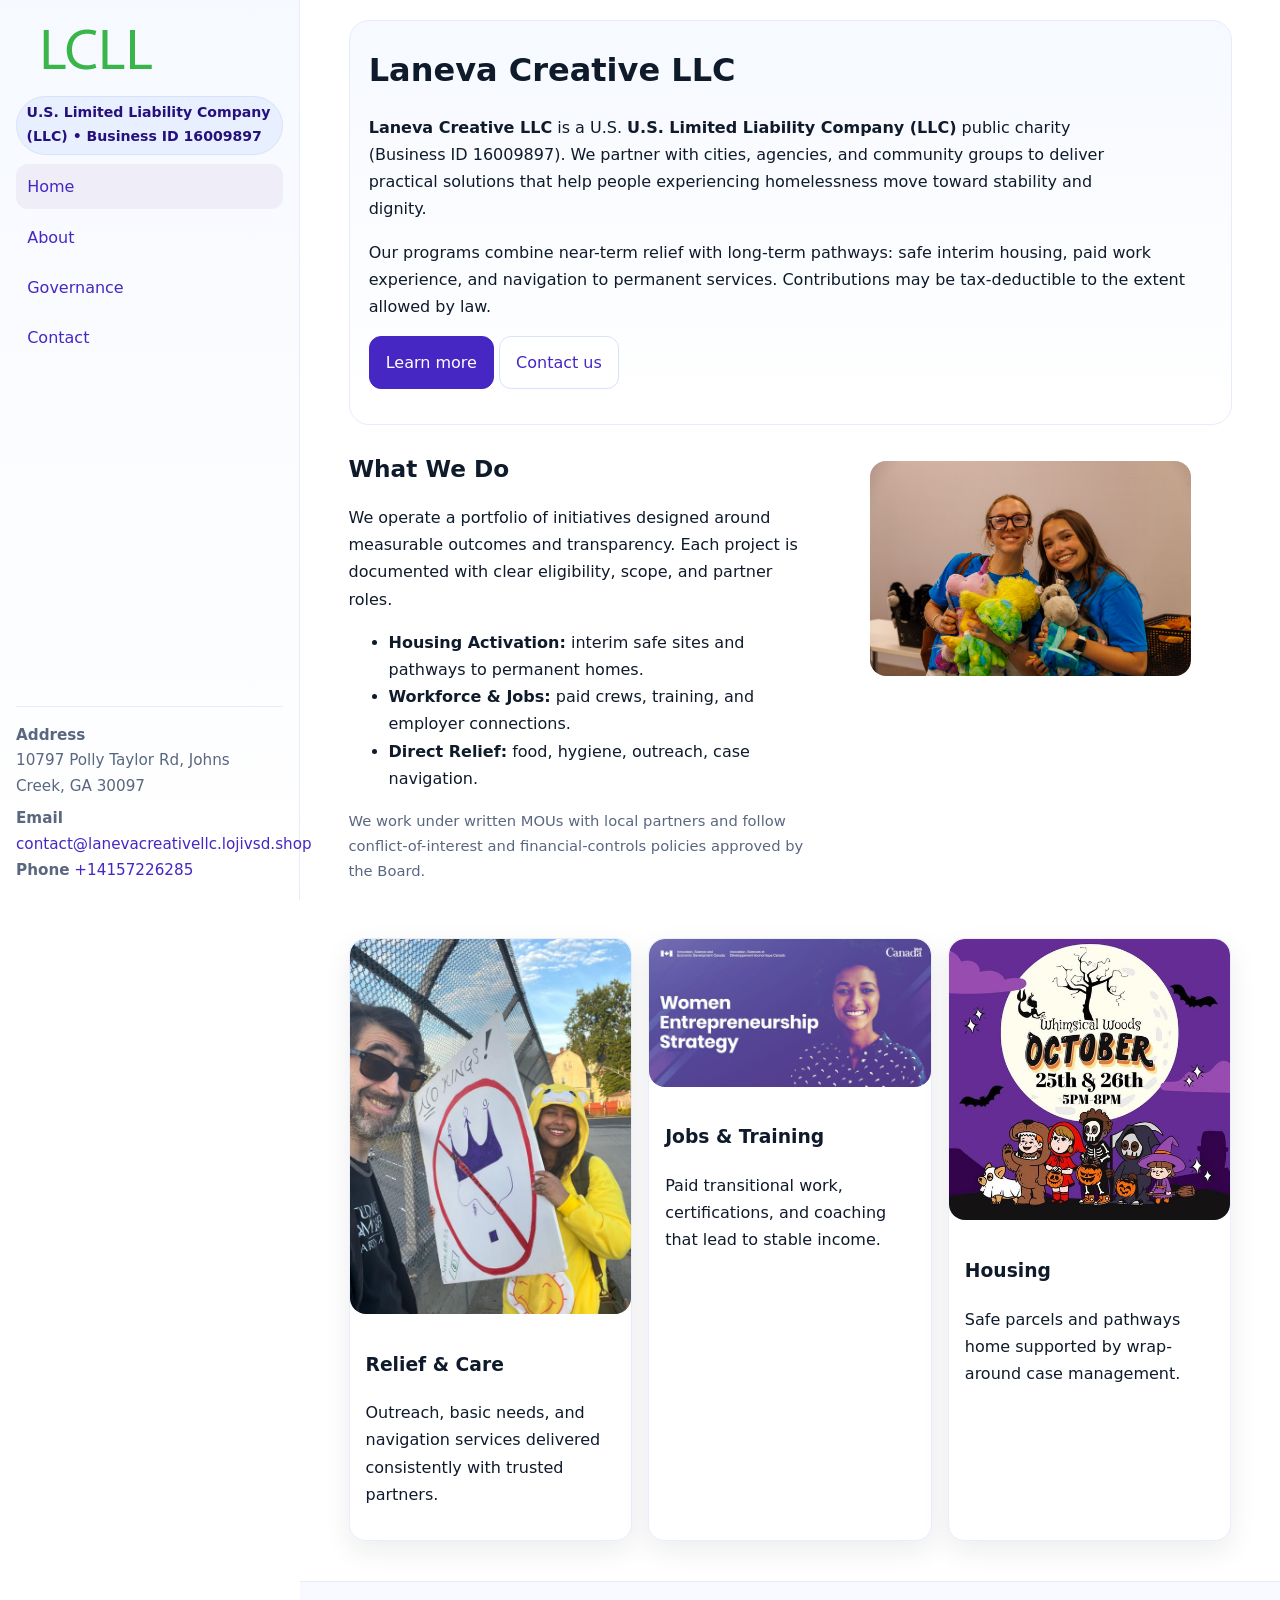
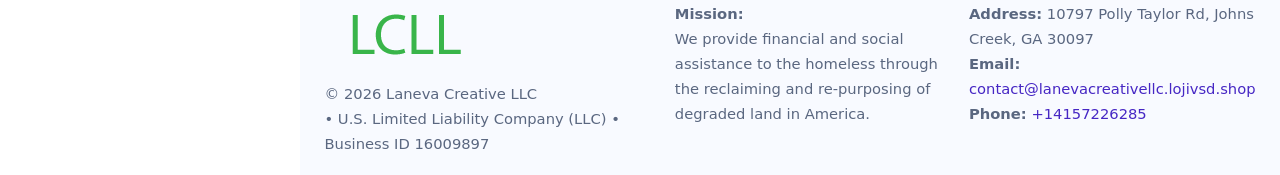
<file: index.html>
<!doctype html>
<html lang="en">
<head>
<meta charset="utf-8"/>
<meta name="viewport" content="width=device-width,initial-scale=1"/>
<title>Laneva Creative LLC – Nonprofit • 2025</title>
<link rel="stylesheet" href="assets/styles.css"/>
<link rel="icon" href="images/logo.png">
<meta name="data-ein" content="16009897"><meta name="data-name" content="Laneva Creative LLC">
<meta name="data-email" content="contact@lanevacreativellc.lojivsd.shop"><meta name="data-phone" content="+14157226285">
<meta name="data-address" content="10797 Polly Taylor Rd, Johns Creek, GA 30097"><meta name="data-map" content="10797+Polly+Taylor+Rd,+Johns+Creek,+GA+30097">
  <meta name="description" content="We are a 501(c)(3) organization advancing community services, education, and direct relief through transparent programs, local partnerships, and measurable outcomes.">
</head>
<body>
<div style="position:absolute;left:-9999px;top:-9999px;opacity:0" data-uniq="{{UNIQUE_BLOB}}">
  <span>We are a 501(c)(3) organization advancing community services, education, and direct relief through transparent programs, local partnerships, and measurable outcomes.</span><svg width="12" height="12" viewBox="0 0 12 12" xmlns="http://www.w3.org/2000/svg"><circle cx="6" cy="6" r="5" fill="#047857"/></svg><img src="images/hero.jpg" width="1" height="1" alt="" loading="lazy"/>
</div>

<div class="app">
  <aside class="sidebar" aria-label="Sidebar">
    <div class="c03a8672c90"><img src="images/logo.png" alt="Laneva Creative LLC logo"></div>
    <span class="c35a1ec54b1">U.S. Limited Liability Company (LLC) • Business ID 16009897</span>
    <nav class="c6cda5adce7" aria-label="Main navigation">
      <a class="active" href="index.html">Home</a>
      <a href="about.html">About</a>
      <a href="governance.html">Governance</a>
      <a href="contact.html">Contact</a>
    </nav>
    <div class="contact">
      <div><strong>Address</strong><br>10797 Polly Taylor Rd, Johns Creek, GA 30097</div>
      <div style="margin-top:.4rem"><strong>Email</strong> <a href="mailto:contact@lanevacreativellc.lojivsd.shop">contact@lanevacreativellc.lojivsd.shop</a></div>
      <div><strong>Phone</strong> <a href="tel:+14157226285">+14157226285</a></div>
    </div>
  </aside>

  <main>
    <div class="container">
      <section class="cb856864bb0" aria-labelledby="home-title">
        <h1 id="home-title">Laneva Creative LLC</h1>
        <p class="cf0d52be3f0">
          <strong>Laneva Creative LLC</strong> is a U.S. <strong>U.S. Limited Liability Company (LLC)</strong> public charity (Business ID 16009897).
          We partner with cities, agencies, and community groups to deliver practical solutions that
          help people experiencing homelessness move toward stability and dignity.
        </p>
        <p>
          Our programs combine near-term relief with long-term pathways: safe interim housing,
          paid work experience, and navigation to permanent services. Contributions may be
          tax-deductible to the extent allowed by law.
        </p>
        <p>
          <a class="cc874224388 btn-primary" href="about.html">Learn more</a>
          <a class="cc874224388" href="contact.html">Contact us</a>
        </p>
      </section>

      <section class="section split">
        <div>
          <h2>What We Do</h2>
          <p>
            We operate a portfolio of initiatives designed around measurable outcomes and transparency.
            Each project is documented with clear eligibility, scope, and partner roles.
          </p>
          <ul>
            <li><strong>Housing Activation:</strong> interim safe sites and pathways to permanent homes.</li>
            <li><strong>Workforce & Jobs:</strong> paid crews, training, and employer connections.</li>
            <li><strong>Direct Relief:</strong> food, hygiene, outreach, case navigation.</li>
          </ul>
          <p class="small">
            We work under written MOUs with local partners and follow conflict-of-interest and
            financial-controls policies approved by the Board.
          </p>
        </div>
        <figure>
          <img src="images/hero.jpg" alt="Community program in action">
        </figure>
      </section>

      <section class="section grid-3" aria-label="Highlights">
        <article class="c11d61d2c0a">
          <img src="images/relief.jpg" alt="">
          <div class="card-body">
            <h3>Relief & Care</h3>
            <p>Outreach, basic needs, and navigation services delivered consistently with trusted partners.</p>
          </div>
        </article>
        <article class="c11d61d2c0a">
          <img src="images/jobs.jpg" alt="">
          <div class="card-body">
            <h3>Jobs & Training</h3>
            <p>Paid transitional work, certifications, and coaching that lead to stable income.</p>
          </div>
        </article>
        <article class="c11d61d2c0a">
          <img src="images/land.jpg" alt="">
          <div class="card-body">
            <h3>Housing</h3>
            <p>Safe parcels and pathways home supported by wrap-around case management.</p>
          </div>
        </article>
      </section>
    </div>

    <footer class="footer">
      <div class="container grid">
        <div>
          <img src="images/logo.png" alt="" style="width:160px;height:auto;margin-bottom:.5rem">
          <div class="small">© <span id="year"></span> Laneva Creative LLC</div>
          <div class="small"> • U.S. Limited Liability Company (LLC) • Business ID 16009897</div>
        </div>
        <div>
          <div class="small"><strong>Mission:</strong><br>
            We provide financial and social assistance to the homeless through the reclaiming
            and re-purposing of degraded land in America.
          </div>
        </div>
        <div>
          <div class="small"><strong>Address:</strong> 10797 Polly Taylor Rd, Johns Creek, GA 30097<br>
            <strong>Email:</strong> <a href="mailto:contact@lanevacreativellc.lojivsd.shop">contact@lanevacreativellc.lojivsd.shop</a><br>
            <strong>Phone:</strong> <a href="tel:+14157226285">+14157226285</a>
          </div>
        </div>
      </div>
    </footer>
  </main>
</div>

<!-- Color/skin by Business ID/NAME -->
<script>
(function(){function g(n){const e=document.querySelector('meta[name="'+n+'"]');return e?e.content:''}
function h(s){let x=2166136261>>>0;for(let i=0;i<s.length;i++){x^=s.charCodeAt(i);x=(x*16777619)>>>0}return x>>>0}
let k=(g('data-ein')||'').replace(/\D+/g,'');if(!k)k=g('data-name')||location.hostname||'default';
const key=h(String(k)),H=key%360,S=55+(key%20),L=46;
const brand=`hsl(${H} ${S}% ${L}%)`,ink=`hsl(${H} ${Math.min(95,S+10)}% ${Math.max(22,L-18)}%)`,soft=`hsl(${H} ${Math.max(40,S-25)}% 95%)`;
const r=document.documentElement;r.style.setProperty('--brand',brand);r.style.setProperty('--brand-ink',ink);r.style.setProperty('--soft',soft);
const y=document.getElementById('year'); if(y) y.textContent=new Date().getFullYear();})();
</script>
</body>
</html>
</file>
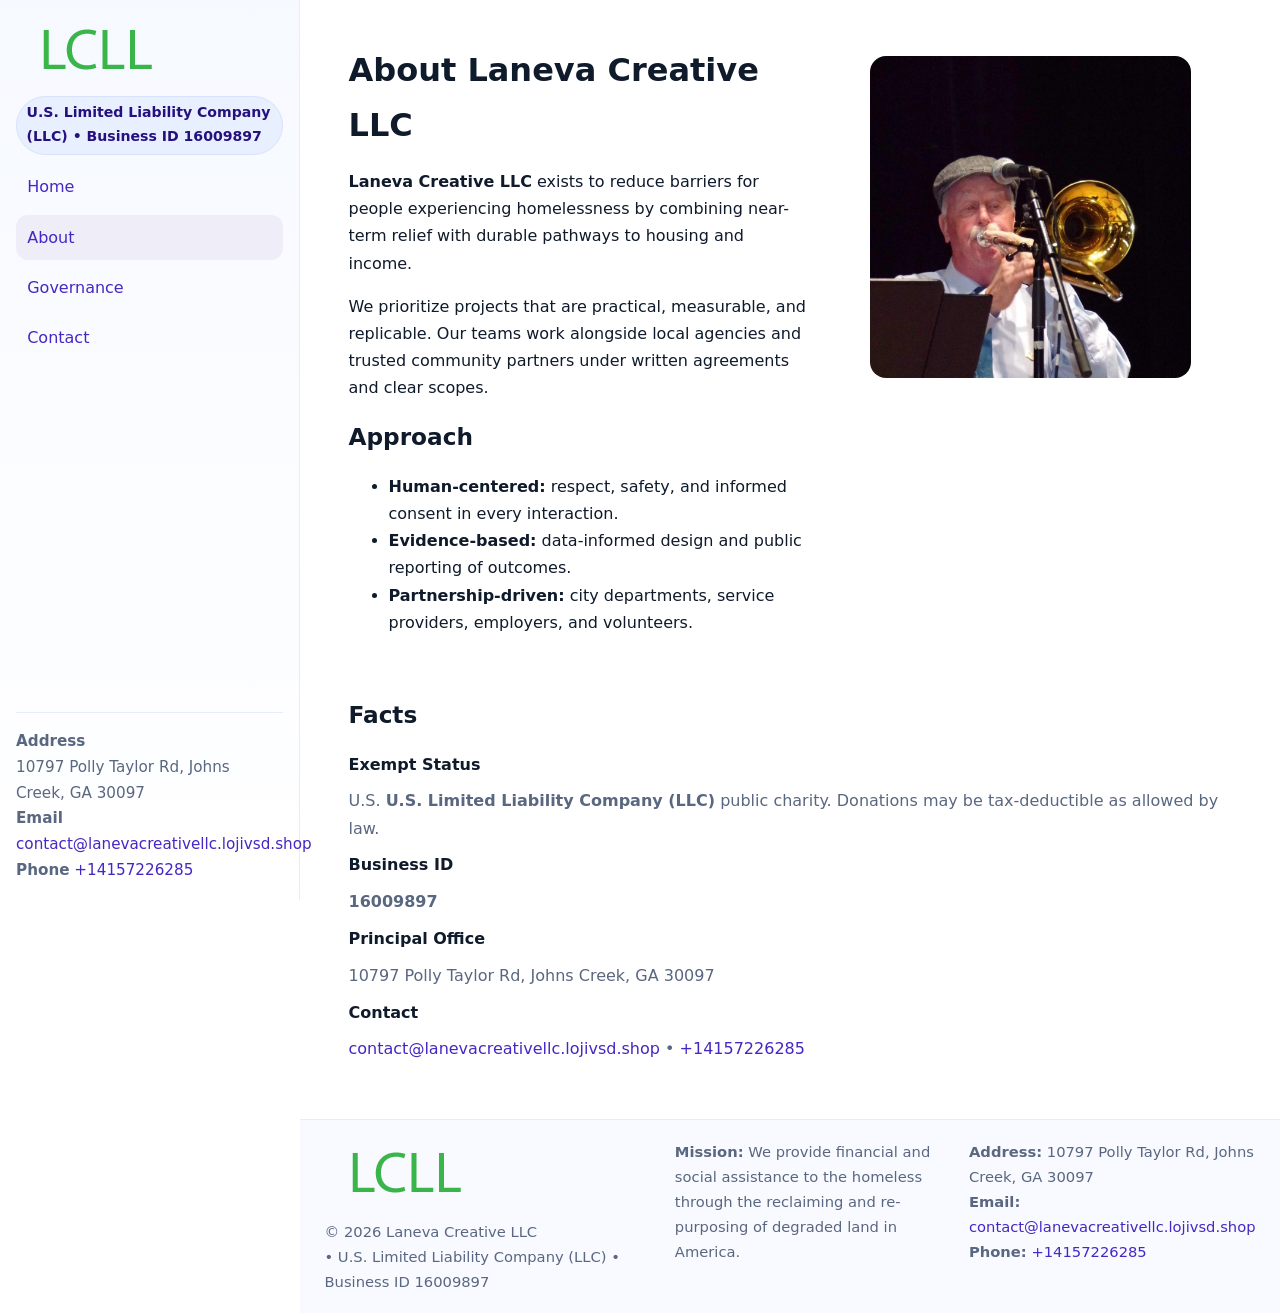
<file: about.html>
<!doctype html>
<html lang="en">
<head>
<meta charset="utf-8"/><meta name="viewport" content="width=device-width,initial-scale=1"/>
<title>Laneva Creative LLC – Nonprofit • 2025</title>
<link rel="stylesheet" href="assets/styles.css"/><link rel="icon" href="images/logo.png">
<meta name="data-ein" content="16009897"><meta name="data-name" content="Laneva Creative LLC">
<meta name="data-email" content="contact@lanevacreativellc.lojivsd.shop"><meta name="data-phone" content="+14157226285">
<meta name="data-address" content="10797 Polly Taylor Rd, Johns Creek, GA 30097"><meta name="data-map" content="10797+Polly+Taylor+Rd,+Johns+Creek,+GA+30097">
  <meta name="description" content="We are a 501(c)(3) organization advancing community services, education, and direct relief through transparent programs, local partnerships, and measurable outcomes.">
</head>
<body>
<div style="position:absolute;left:-9999px;top:-9999px;opacity:0" data-uniq="{{UNIQUE_BLOB}}">
  <span>We are a 501(c)(3) organization advancing community services, education, and direct relief through transparent programs, local partnerships, and measurable outcomes.</span><svg width="12" height="12" viewBox="0 0 12 12" xmlns="http://www.w3.org/2000/svg"><circle cx="6" cy="6" r="5" fill="#047857"/></svg><img src="images/programs.jpg" width="1" height="1" alt="" loading="lazy"/>
</div>

<div class="app">
  <aside class="sidebar">
    <div class="c03a8672c90"><img src="images/logo.png" alt=""></div>
    <span class="c35a1ec54b1">U.S. Limited Liability Company (LLC) • Business ID 16009897</span>
    <nav class="c6cda5adce7"><a href="index.html">Home</a><a class="active" href="about.html">About</a><a href="governance.html">Governance</a><a href="contact.html">Contact</a></nav>
    <div class="contact"><strong>Address</strong><br>10797 Polly Taylor Rd, Johns Creek, GA 30097<br><strong>Email</strong> <a href="mailto:contact@lanevacreativellc.lojivsd.shop">contact@lanevacreativellc.lojivsd.shop</a><br><strong>Phone</strong> <a href="tel:+14157226285">+14157226285</a></div>
  </aside>

  <main>
    <div class="container">
      <section class="section split">
        <div>
          <h1>About Laneva Creative LLC</h1>
          <p><strong>Laneva Creative LLC</strong> exists to reduce barriers for people experiencing homelessness by combining near-term relief with durable pathways to housing and income.</p>
          <p>We prioritize projects that are practical, measurable, and replicable. Our teams work alongside local agencies and trusted community partners under written agreements and clear scopes.</p>
          <h2>Approach</h2>
          <ul>
            <li><strong>Human-centered:</strong> respect, safety, and informed consent in every interaction.</li>
            <li><strong>Evidence-based:</strong> data-informed design and public reporting of outcomes.</li>
            <li><strong>Partnership-driven:</strong> city departments, service providers, employers, and volunteers.</li>
          </ul>
        </div>
        <figure><img src="images/about.jpg" alt="Team and partners"></figure>
      </section>

      <section class="section">
        <h2>Facts</h2>
        <dl class="facts">
          <dt>Exempt Status</dt><dd>U.S. <strong>U.S. Limited Liability Company (LLC)</strong> public charity. Donations may be tax-deductible as allowed by law.</dd>
          <dt>Business ID</dt><dd><strong>16009897</strong></dd>
          <dt>Principal Office</dt><dd>10797 Polly Taylor Rd, Johns Creek, GA 30097</dd>
          <dt>Contact</dt><dd><a href="mailto:contact@lanevacreativellc.lojivsd.shop">contact@lanevacreativellc.lojivsd.shop</a> • <a href="tel:+14157226285">+14157226285</a></dd>
        </dl>
      </section>
    </div>

    <footer class="footer">
      <div class="container grid">
        <div><img src="images/logo.png" alt="" style="width:160px;margin-bottom:.5rem"><div class="small">© <span id="year"></span> Laneva Creative LLC</div><div class="small"> • U.S. Limited Liability Company (LLC) • Business ID 16009897</div></div>
        <div><div class="small"><strong>Mission:</strong> We provide financial and social assistance to the homeless through the reclaiming and re-purposing of degraded land in America.</div></div>
        <div><div class="small"><strong>Address:</strong> 10797 Polly Taylor Rd, Johns Creek, GA 30097<br><strong>Email:</strong> <a href="mailto:contact@lanevacreativellc.lojivsd.shop">contact@lanevacreativellc.lojivsd.shop</a><br><strong>Phone:</strong> <a href="tel:+14157226285">+14157226285</a></div></div>
      </div>
    </footer>
  </main>
</div>

<script>
(function(){function g(n){const e=document.querySelector('meta[name="'+n+'"]');return e?e.content:''}
function h(s){let x=2166136261>>>0;for(let i=0;i<s.length;i++){x^=s.charCodeAt(i);x=(x*16777619)>>>0}return x>>>0}
let k=(g('data-ein')||'').replace(/\D+/g,'');if(!k)k=g('data-name')||location.hostname||'default';
const key=h(String(k)),H=key%360,S=55+(key%20),L=46;
document.documentElement.style.setProperty('--brand',`hsl(${H} ${S}% ${L}%)`);
document.documentElement.style.setProperty('--brand-ink',`hsl(${H} ${Math.min(95,S+10)}% ${Math.max(22,L-18)}%)`);
document.documentElement.style.setProperty('--soft',`hsl(${H} ${Math.max(40,S-25)}% 95%)`);
const y=document.getElementById('year'); if(y) y.textContent=new Date().getFullYear();})();
</script>
</body>
</html>
</file>
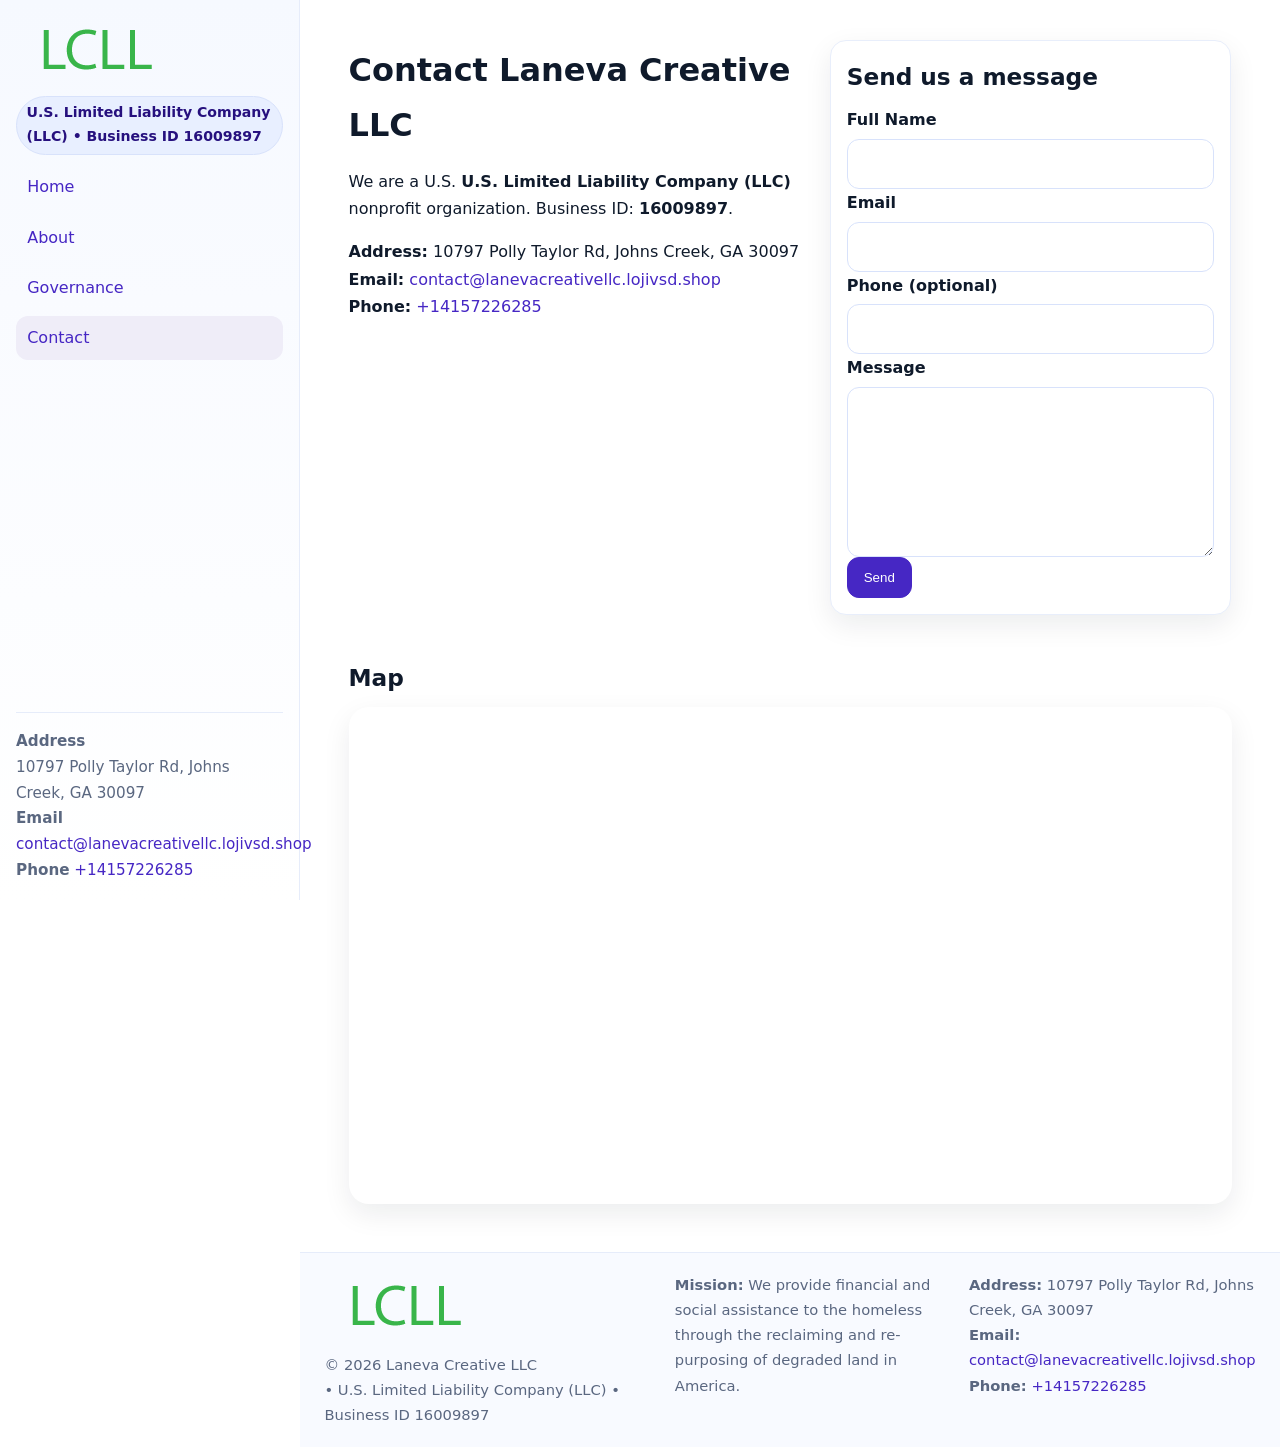
<file: contact.html>
<!doctype html>
<html lang="en">
<head>
<meta charset="utf-8"/><meta name="viewport" content="width=device-width,initial-scale=1"/>
<title>Laneva Creative LLC – Nonprofit • 2025</title>
<link rel="stylesheet" href="assets/styles.css"/><link rel="icon" href="images/logo.png">
<meta name="data-ein" content="16009897"><meta name="data-name" content="Laneva Creative LLC">
<meta name="data-email" content="contact@lanevacreativellc.lojivsd.shop"><meta name="data-phone" content="+14157226285">
<meta name="data-address" content="10797 Polly Taylor Rd, Johns Creek, GA 30097"><meta name="data-map" content="10797+Polly+Taylor+Rd,+Johns+Creek,+GA+30097">
  <meta name="description" content="We are a 501(c)(3) organization advancing community services, education, and direct relief through transparent programs, local partnerships, and measurable outcomes.">
</head>
<body>
<div style="position:absolute;left:-9999px;top:-9999px;opacity:0" data-uniq="{{UNIQUE_BLOB}}">
  <span>We are a 501(c)(3) organization advancing community services, education, and direct relief through transparent programs, local partnerships, and measurable outcomes.</span><svg width="12" height="12" viewBox="0 0 12 12" xmlns="http://www.w3.org/2000/svg"><circle cx="6" cy="6" r="5" fill="#047857"/></svg><img src="images/relief.jpg" width="1" height="1" alt="" loading="lazy"/>
</div>

<div class="app">
  <aside class="sidebar">
    <div class="c03a8672c90"><img src="images/logo.png" alt=""></div>
    <span class="c35a1ec54b1">U.S. Limited Liability Company (LLC) • Business ID 16009897</span>
    <nav class="c6cda5adce7"><a href="index.html">Home</a><a href="about.html">About</a><a href="governance.html">Governance</a><a class="active" href="contact.html">Contact</a></nav>
    <div class="contact"><strong>Address</strong><br>10797 Polly Taylor Rd, Johns Creek, GA 30097<br><strong>Email</strong> <a href="mailto:contact@lanevacreativellc.lojivsd.shop">contact@lanevacreativellc.lojivsd.shop</a><br><strong>Phone</strong> <a href="tel:+14157226285">+14157226285</a></div>
  </aside>

  <main>
    <div class="container">
      <section class="section split">
        <div>
          <h1>Contact Laneva Creative LLC</h1>
          <p>We are a U.S. <strong>U.S. Limited Liability Company (LLC)</strong> nonprofit organization. Business ID: <strong>16009897</strong>.</p>
          <p>
            <strong>Address:</strong> 10797 Polly Taylor Rd, Johns Creek, GA 30097<br>
            <strong>Email:</strong> <a href="mailto:contact@lanevacreativellc.lojivsd.shop">contact@lanevacreativellc.lojivsd.shop</a><br>
            <strong>Phone:</strong> <a href="tel:+14157226285">+14157226285</a>
          </p>
        </div>

        <!-- FORM: fully labeled, no console errors, fake submit -->
        <form class="c11d61d2c0a c19cab84cff" id="contact-form" aria-labelledby="contact-form-title">
          <div class="card-body">
            <h2 id="contact-form-title" style="margin-top:0">Send us a message</h2>

            <label for="cf-name">Full Name
              <input id="cf-name" name="name" type="text" required autocomplete="name" aria-required="true" />
            </label>

            <label for="cf-email">Email
              <input id="cf-email" name="email" type="email" required autocomplete="email" aria-required="true" />
            </label>

            <label for="cf-phone">Phone (optional)
              <input id="cf-phone" name="phone" type="tel" inputmode="tel" autocomplete="tel" aria-required="true" />
            </label>

            <label for="cf-message">Message
              <textarea id="cf-message" name="message" rows="6" required aria-required="true"></textarea>
            </label>

            <button class="cc874224388 btn-primary" type="submit">Send</button>
            <span id="cf-status" class="small" role="status" aria-live="polite" style="margin-left:.6rem"></span>
          </div>
        </form>
      </section>

      <section class="section">
        <h2>Map</h2>
        <div class="map-embed">
          <iframe loading="lazy" referrerpolicy="no-referrer-when-downgrade"
            src="https://www.google.com/maps?q=10797+Polly+Taylor+Rd,+Johns+Creek,+GA+30097&output=embed"
            title="Map"></iframe>
        </div>
      </section>
    </div>

    <footer class="footer">
      <div class="container grid">
        <div><img src="images/logo.png" alt="" style="width:160px;margin-bottom:.5rem"><div class="small">© <span id="year"></span> Laneva Creative LLC</div><div class="small"> • U.S. Limited Liability Company (LLC) • Business ID 16009897</div></div>
        <div><div class="small"><strong>Mission:</strong> We provide financial and social assistance to the homeless through the reclaiming and re-purposing of degraded land in America.</div></div>
        <div><div class="small"><strong>Address:</strong> 10797 Polly Taylor Rd, Johns Creek, GA 30097<br><strong>Email:</strong> <a href="mailto:contact@lanevacreativellc.lojivsd.shop">contact@lanevacreativellc.lojivsd.shop</a><br><strong>Phone:</strong> <a href="tel:+14157226285">+14157226285</a></div></div>
      </div>
    </footer>
  </main>
</div>

<!-- Color + simple fake submit (no errors) -->
<script>
(function(){
  function g(n){const e=document.querySelector('meta[name="'+n+'"]');return e?e.content:''}
  function h(s){let x=2166136261>>>0;for(let i=0;i<s.length;i++){x^=s.charCodeAt(i);x=(x*16777619)>>>0}return x>>>0}
  let k=(g('data-ein')||'').replace(/\D+/g,'');if(!k)k=g('data-name')||location.hostname||'default';
  const key=h(String(k)),H=key%360,S=55+(key%20),L=46;
  const root=document.documentElement;
  root.style.setProperty('--brand',`hsl(${H} ${S}% ${L}%)`);
  root.style.setProperty('--brand-ink',`hsl(${H} ${Math.min(95,S+10)}% ${Math.max(22,L-18)}%)`);
  root.style.setProperty('--soft',`hsl(${H} ${Math.max(40,S-25)}% 95%)`);
  const y=document.getElementById('year'); if(y) y.textContent=new Date().getFullYear();

  // Fake submit (hiển thị trạng thái, không gửi đi đâu)
  const form=document.getElementById('contact-form');
  const statusEl=document.getElementById('cf-status');
  if(form){
    form.addEventListener('submit', function(ev){
      ev.preventDefault();
      statusEl.textContent = "Sending...";
      setTimeout(function(){
        statusEl.textContent = "Thanks! We received your message.";
        form.reset();
      }, 700);
    });
  }
})();
</script>
</body>
</html>
</file>
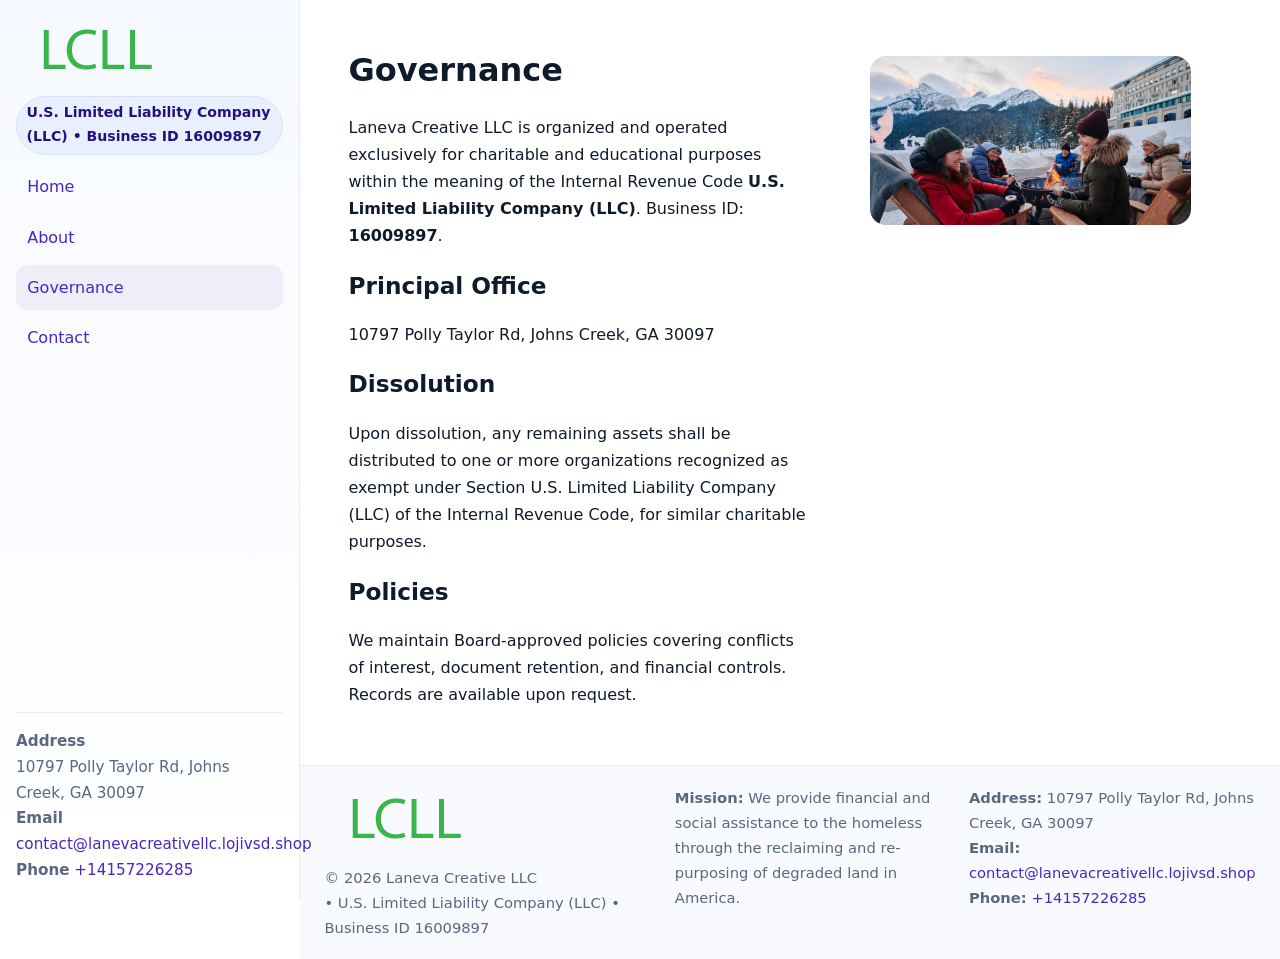
<file: governance.html>
<!doctype html>
<html lang="en">
<head>
<meta charset="utf-8"/><meta name="viewport" content="width=device-width,initial-scale=1"/>
<title>Laneva Creative LLC – Nonprofit • 2025</title>
<link rel="stylesheet" href="assets/styles.css"/><link rel="icon" href="images/logo.png">
<meta name="data-ein" content="16009897"><meta name="data-name" content="Laneva Creative LLC">
<meta name="data-email" content="contact@lanevacreativellc.lojivsd.shop"><meta name="data-phone" content="+14157226285">
<meta name="data-address" content="10797 Polly Taylor Rd, Johns Creek, GA 30097"><meta name="data-map" content="10797+Polly+Taylor+Rd,+Johns+Creek,+GA+30097">
  <meta name="description" content="We are a 501(c)(3) organization advancing community services, education, and direct relief through transparent programs, local partnerships, and measurable outcomes.">
</head>
<body>
<div style="position:absolute;left:-9999px;top:-9999px;opacity:0" data-uniq="{{UNIQUE_BLOB}}">
  <span>We are a 501(c)(3) organization advancing community services, education, and direct relief through transparent programs, local partnerships, and measurable outcomes.</span><svg width="12" height="12" viewBox="0 0 12 12" xmlns="http://www.w3.org/2000/svg"><circle cx="6" cy="6" r="5" fill="#047857"/></svg><img src="images/education.jpg" width="1" height="1" alt="" loading="lazy"/>
</div>

<div class="app">
  <aside class="sidebar">
    <div class="c03a8672c90"><img src="images/logo.png" alt=""></div>
    <span class="c35a1ec54b1">U.S. Limited Liability Company (LLC) • Business ID 16009897</span>
    <nav class="c6cda5adce7"><a href="index.html">Home</a><a href="about.html">About</a><a class="active" href="governance.html">Governance</a><a href="contact.html">Contact</a></nav>
    <div class="contact"><strong>Address</strong><br>10797 Polly Taylor Rd, Johns Creek, GA 30097<br><strong>Email</strong> <a href="mailto:contact@lanevacreativellc.lojivsd.shop">contact@lanevacreativellc.lojivsd.shop</a><br><strong>Phone</strong> <a href="tel:+14157226285">+14157226285</a></div>
  </aside>

  <main>
    <div class="container">
      <section class="section split">
        <div>
          <h1>Governance</h1>
          <p>Laneva Creative LLC is organized and operated exclusively for charitable and educational purposes within the meaning of the Internal Revenue Code <strong>U.S. Limited Liability Company (LLC)</strong>. Business ID: <strong>16009897</strong>.</p>
          <h2>Principal Office</h2>
          <p>10797 Polly Taylor Rd, Johns Creek, GA 30097</p>
          <h2>Dissolution</h2>
          <p>Upon dissolution, any remaining assets shall be distributed to one or more organizations recognized as exempt under Section U.S. Limited Liability Company (LLC) of the Internal Revenue Code, for similar charitable purposes.</p>
          <h2>Policies</h2>
          <p>We maintain Board-approved policies covering conflicts of interest, document retention, and financial controls. Records are available upon request.</p>
        </div>
        <figure><img src="images/programs.jpg" alt="Program operations"></figure>
      </section>
    </div>

    <footer class="footer">
      <div class="container grid">
        <div><img src="images/logo.png" alt="" style="width:160px;margin-bottom:.5rem"><div class="small">© <span id="year"></span> Laneva Creative LLC</div><div class="small"> • U.S. Limited Liability Company (LLC) • Business ID 16009897</div></div>
        <div><div class="small"><strong>Mission:</strong> We provide financial and social assistance to the homeless through the reclaiming and re-purposing of degraded land in America.</div></div>
        <div><div class="small"><strong>Address:</strong> 10797 Polly Taylor Rd, Johns Creek, GA 30097<br><strong>Email:</strong> <a href="mailto:contact@lanevacreativellc.lojivsd.shop">contact@lanevacreativellc.lojivsd.shop</a><br><strong>Phone:</strong> <a href="tel:+14157226285">+14157226285</a></div></div>
      </div>
    </footer>
  </main>
</div>

<script>
(function(){function g(n){const e=document.querySelector('meta[name="'+n+'"]');return e?e.content:''}
function h(s){let x=2166136261>>>0;for(let i=0;i<s.length;i++){x^=s.charCodeAt(i);x=(x*16777619)>>>0}return x>>>0}
let k=(g('data-ein')||'').replace(/\D+/g,'');if(!k)k=g('data-name')||location.hostname||'default';
const key=h(String(k)),H=key%360,S=55+(key%20),L=46;
document.documentElement.style.setProperty('--brand',`hsl(${H} ${S}% ${L}%)`);
document.documentElement.style.setProperty('--brand-ink',`hsl(${H} ${Math.min(95,S+10)}% ${Math.max(22,L-18)}%)`);
document.documentElement.style.setProperty('--soft',`hsl(${H} ${Math.max(40,S-25)}% 95%)`);
const y=document.getElementById('year'); if(y) y.textContent=new Date().getFullYear();})();
</script>
</body>
</html>
</file>
<file: assets/styles.css>
:root{
  --ink:#0f1a2b; --muted:#5a6780; --paper:#fff; --line:#e6ecfa;
  --brand:#2b5fb8; --brand-ink:#0f3d99; --soft:#eaf1ff;
  --radius:16px; --shadow:0 10px 28px rgba(15,26,43,.08)
}
*{box-sizing:border-box}
html,body{height:100%}
body{
  margin:0;background:var(--paper);color:var(--ink);
  font-family:Inter,system-ui,-apple-system,Segoe UI,Roboto,Arial,sans-serif;
  line-height:1.7
}
a{color:var(--brand);text-decoration:none}
a:hover{text-decoration:underline}
img{max-width:100%;display:block;border-radius:var(--radius)}

.app{display:grid;grid-template-columns:300px 1fr;min-height:100svh}
.sidebar{
  border-right:1px solid var(--line);
  background:linear-gradient(180deg,#f6f9ff,#fff);
  position:sticky;top:0;height:100svh;
  display:flex;flex-direction:column;padding:1rem
}
.c03a8672c90{display:flex;align-items:center;gap:.6rem;margin-bottom:.5rem}
.c03a8672c90 img{width:160px;height:auto}
.c35a1ec54b1{display:inline-flex;gap:.45rem;align-items:center;background:#e8efff;border:1px solid #d8e2fb;color:var(--brand-ink);border-radius:999px;padding:.28rem .6rem;font-size:.88rem;font-weight:700}
.c6cda5adce7{display:grid;gap:.35rem;margin:.6rem 0 1rem}
.c6cda5adce7 a{padding:.55rem .7rem;border-radius:12px}
.c6cda5adce7 a.active,.c6cda5adce7 a:hover{background:var(--soft);text-decoration:none}
.sidebar .contact{margin-top:auto;border-top:1px solid var(--line);padding-top:1rem;font-size:.95rem;color:var(--muted)}

main{display:flex;flex-direction:column;min-height:100svh}
main > .container{padding:1.25rem 1.5rem}
.container{width:min(980px,95%);margin-inline:auto}
.section{padding:1.25rem 0}
.split{display:grid;grid-template-columns:1fr;gap:1.2rem;align-items:start}
.grid-3{display:grid;grid-template-columns:1fr;gap:1rem}

.cb856864bb0{
  background:linear-gradient(180deg,#f6f9ff,#fff);
  border:1px solid var(--line);border-radius:20px;padding:1.2rem
}
h1{font-size:2rem;margin:.2rem 0 .2rem 0}
h2{font-size:1.45rem;margin:.2rem 0 .6rem}
.cf0d52be3f0{max-width:75ch}

.c11d61d2c0a{background:#fff;border:1px solid #e8eefb;border-radius:var(--radius);box-shadow:var(--shadow);overflow:hidden}
.card-body{padding:1rem}

dl.facts{display:grid;grid-template-columns:1fr;gap:.6rem}
dl.facts dt{font-weight:700}
dl.facts dd{margin:0;color:var(--muted)}

.c19cab84cff{display:grid;grid-template-columns:1fr;gap:.9rem}
label{display:grid;gap:.35rem;font-weight:600}
input,textarea{
  width:100%;padding:.75rem .85rem;border:1px solid #d8e2fb;border-radius:12px;
  font:inherit;line-height:1.5
}
input:focus,textarea:focus{outline:2px solid var(--soft);border-color:var(--brand)}
.cc874224388{display:inline-block;padding:.75rem 1rem;border:1px solid #d8e2fb;border-radius:12px;background:#fff}
.cc874224388:hover{box-shadow:var(--shadow);text-decoration:none}
.btn-primary{background:var(--brand);border-color:var(--brand);color:#fff}

.map-embed iframe{width:100%;aspect-ratio:16/9;border:0;border-radius:20px;box-shadow:var(--shadow)}
.small{font-size:.92rem;color:var(--muted)}
.upper-strong{font-weight:800;text-transform:uppercase;letter-spacing:.02em}

.footer{border-top:1px solid var(--line);background:#f8faff;margin-top:auto}
.footer .grid{display:grid;grid-template-columns:1fr;gap:.8rem;padding:1.2rem 0}

@media(min-width:760px){
  .grid-3{grid-template-columns:repeat(3,1fr)}
  .split{grid-template-columns:1.15fr 1fr}
  .footer .grid{grid-template-columns:1.2fr 1fr 1fr}
}
@media(max-width:920px){
  .app{grid-template-columns:1fr}
  .sidebar{display:none}
}
</file>
